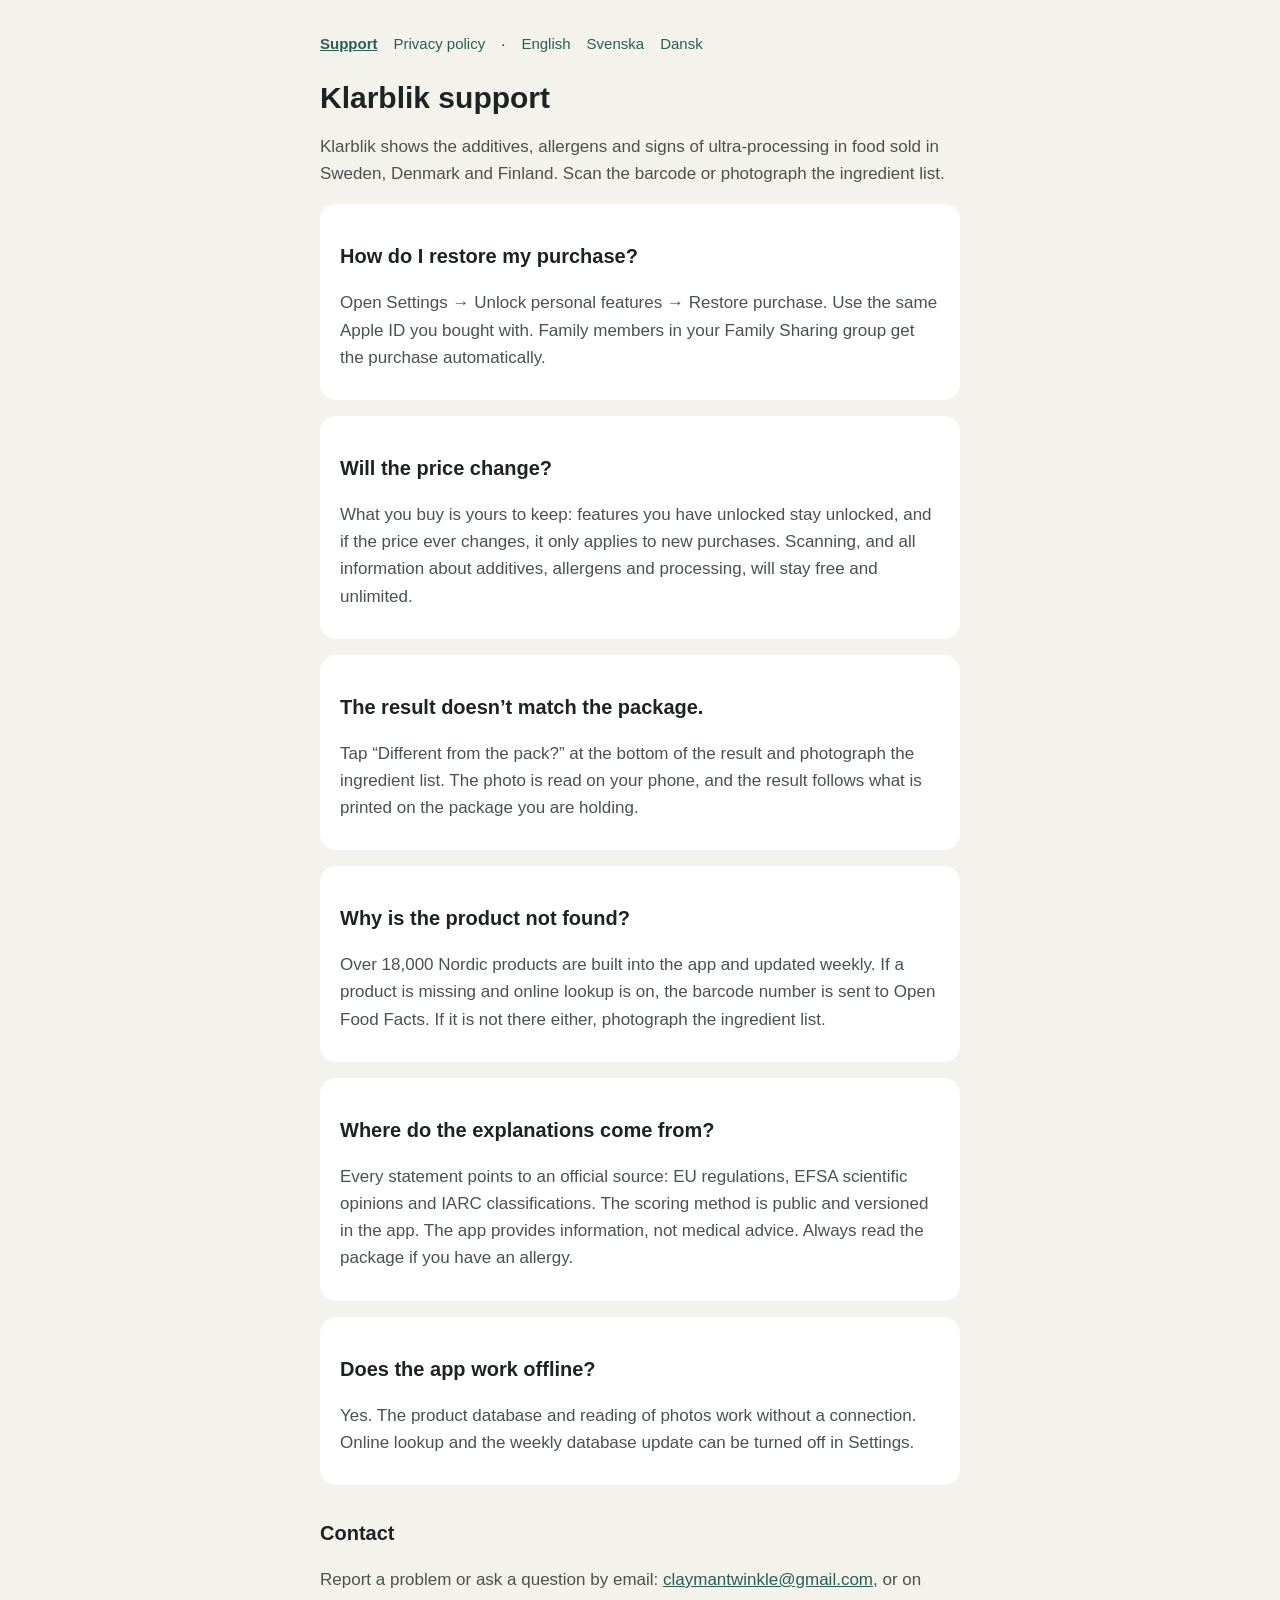
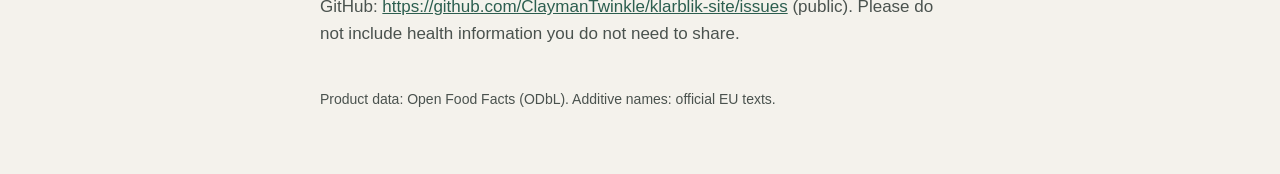
<file: index.html>
<!doctype html>
<html lang="en"><head><meta charset="utf-8"><meta name="viewport" content="width=device-width, initial-scale=1">
<title>Klarblik support</title><link rel="stylesheet" href="style.css"></head>
<body><main><nav><a href="" aria-current="page">Support</a><a href="privacy.html">Privacy policy</a><span>·</span><a href="" hreflang="en">English</a><a href="sv/" hreflang="sv">Svenska</a><a href="da/" hreflang="da">Dansk</a></nav>
<h1>Klarblik support</h1><p>Klarblik shows the additives, allergens and signs of ultra-processing in food sold in Sweden, Denmark and Finland. Scan the barcode or photograph the ingredient list.</p><section><h2>How do I restore my purchase?</h2><p>Open Settings → Unlock personal features → Restore purchase. Use the same Apple ID you bought with. Family members in your Family Sharing group get the purchase automatically.</p></section><section><h2>Will the price change?</h2><p>What you buy is yours to keep: features you have unlocked stay unlocked, and if the price ever changes, it only applies to new purchases. Scanning, and all information about additives, allergens and processing, will stay free and unlimited.</p></section><section><h2>The result doesn’t match the package.</h2><p>Tap “Different from the pack?” at the bottom of the result and photograph the ingredient list. The photo is read on your phone, and the result follows what is printed on the package you are holding.</p></section><section><h2>Why is the product not found?</h2><p>Over 18,000 Nordic products are built into the app and updated weekly. If a product is missing and online lookup is on, the barcode number is sent to Open Food Facts. If it is not there either, photograph the ingredient list.</p></section><section><h2>Where do the explanations come from?</h2><p>Every statement points to an official source: EU regulations, EFSA scientific opinions and IARC classifications. The scoring method is public and versioned in the app. The app provides information, not medical advice. Always read the package if you have an allergy.</p></section><section><h2>Does the app work offline?</h2><p>Yes. The product database and reading of photos work without a connection. Online lookup and the weekly database update can be turned off in Settings.</p></section><h2>Contact</h2><p>Report a problem or ask a question by email: <a href="mailto:claymantwinkle@gmail.com">claymantwinkle@gmail.com</a>, or on GitHub: <a href="https://github.com/ClaymanTwinkle/klarblik-site/issues">https://github.com/ClaymanTwinkle/klarblik-site/issues</a> (public). Please do not include health information you do not need to share.</p>
<footer>Product data: Open Food Facts (ODbL). Additive names: official EU texts.</footer></main></body></html>
</file>
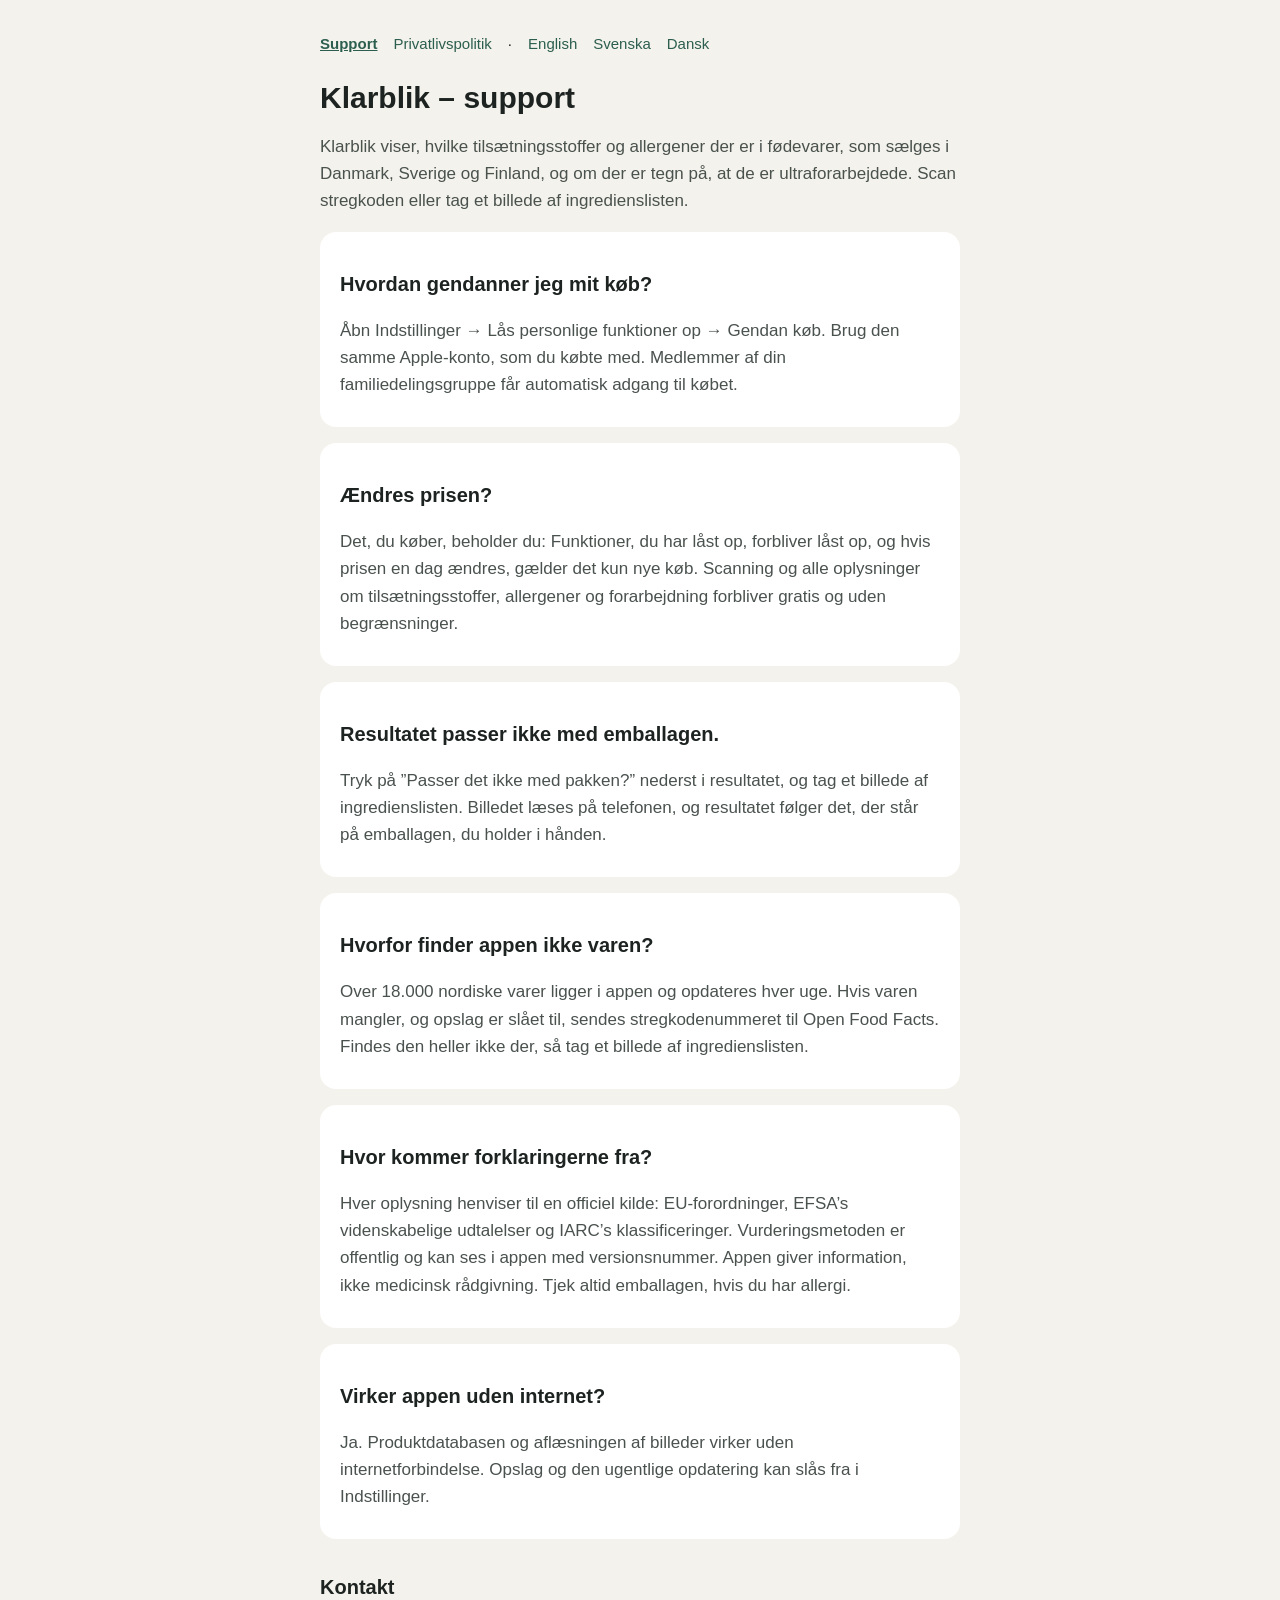
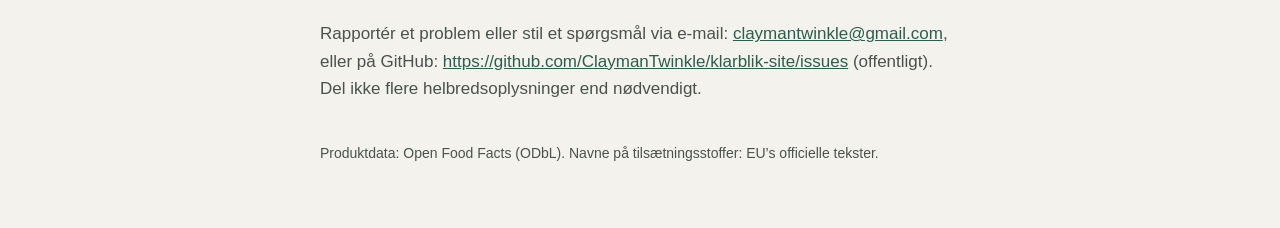
<file: da/index.html>
<!doctype html>
<html lang="da"><head><meta charset="utf-8"><meta name="viewport" content="width=device-width, initial-scale=1">
<title>Klarblik – support</title><link rel="stylesheet" href="../style.css"></head>
<body><main><nav><a href="../da/" aria-current="page">Support</a><a href="../da/privacy.html">Privatlivspolitik</a><span>·</span><a href="../" hreflang="en">English</a><a href="../sv/" hreflang="sv">Svenska</a><a href="../da/" hreflang="da">Dansk</a></nav>
<h1>Klarblik – support</h1><p>Klarblik viser, hvilke tilsætningsstoffer og allergener der er i fødevarer, som sælges i Danmark, Sverige og Finland, og om der er tegn på, at de er ultraforarbejdede. Scan stregkoden eller tag et billede af ingredienslisten.</p><section><h2>Hvordan gendanner jeg mit køb?</h2><p>Åbn Indstillinger → Lås personlige funktioner op → Gendan køb. Brug den samme Apple-konto, som du købte med. Medlemmer af din familiedelingsgruppe får automatisk adgang til købet.</p></section><section><h2>Ændres prisen?</h2><p>Det, du køber, beholder du: Funktioner, du har låst op, forbliver låst op, og hvis prisen en dag ændres, gælder det kun nye køb. Scanning og alle oplysninger om tilsætningsstoffer, allergener og forarbejdning forbliver gratis og uden begrænsninger.</p></section><section><h2>Resultatet passer ikke med emballagen.</h2><p>Tryk på ”Passer det ikke med pakken?” nederst i resultatet, og tag et billede af ingredienslisten. Billedet læses på telefonen, og resultatet følger det, der står på emballagen, du holder i hånden.</p></section><section><h2>Hvorfor finder appen ikke varen?</h2><p>Over 18.000 nordiske varer ligger i appen og opdateres hver uge. Hvis varen mangler, og opslag er slået til, sendes stregkodenummeret til Open Food Facts. Findes den heller ikke der, så tag et billede af ingredienslisten.</p></section><section><h2>Hvor kommer forklaringerne fra?</h2><p>Hver oplysning henviser til en officiel kilde: EU-forordninger, EFSA’s videnskabelige udtalelser og IARC’s klassificeringer. Vurderingsmetoden er offentlig og kan ses i appen med versionsnummer. Appen giver information, ikke medicinsk rådgivning. Tjek altid emballagen, hvis du har allergi.</p></section><section><h2>Virker appen uden internet?</h2><p>Ja. Produktdatabasen og aflæsningen af billeder virker uden internetforbindelse. Opslag og den ugentlige opdatering kan slås fra i Indstillinger.</p></section><h2>Kontakt</h2><p>Rapportér et problem eller stil et spørgsmål via e-mail: <a href="mailto:claymantwinkle@gmail.com">claymantwinkle@gmail.com</a>, eller på GitHub: <a href="https://github.com/ClaymanTwinkle/klarblik-site/issues">https://github.com/ClaymanTwinkle/klarblik-site/issues</a> (offentligt). Del ikke flere helbredsoplysninger end nødvendigt.</p>
<footer>Produktdata: Open Food Facts (ODbL). Navne på tilsætningsstoffer: EU’s officielle tekster.</footer></main></body></html>
</file>
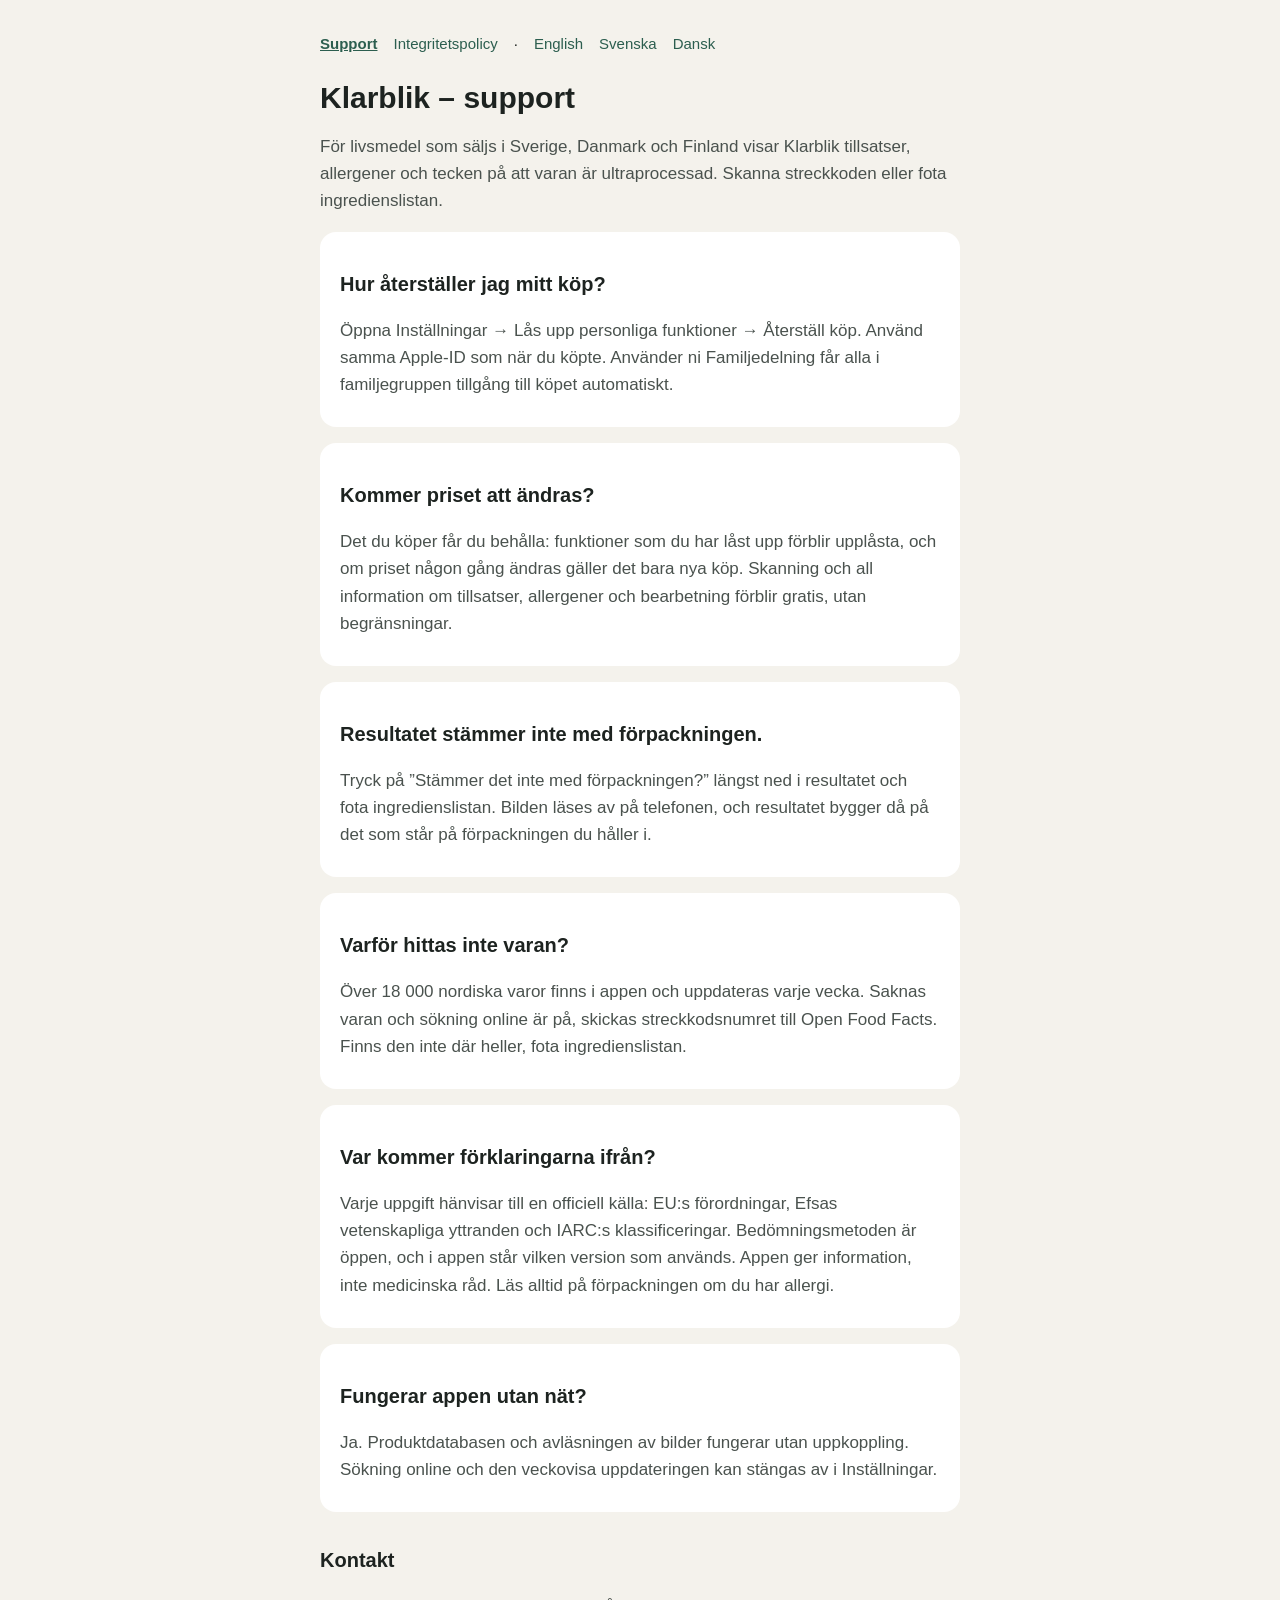
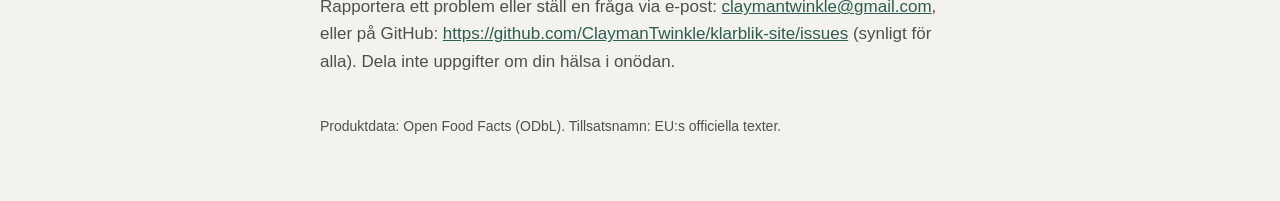
<file: sv/index.html>
<!doctype html>
<html lang="sv"><head><meta charset="utf-8"><meta name="viewport" content="width=device-width, initial-scale=1">
<title>Klarblik – support</title><link rel="stylesheet" href="../style.css"></head>
<body><main><nav><a href="../sv/" aria-current="page">Support</a><a href="../sv/privacy.html">Integritetspolicy</a><span>·</span><a href="../" hreflang="en">English</a><a href="../sv/" hreflang="sv">Svenska</a><a href="../da/" hreflang="da">Dansk</a></nav>
<h1>Klarblik – support</h1><p>För livsmedel som säljs i Sverige, Danmark och Finland visar Klarblik tillsatser, allergener och tecken på att varan är ultraprocessad. Skanna streckkoden eller fota ingredienslistan.</p><section><h2>Hur återställer jag mitt köp?</h2><p>Öppna Inställningar → Lås upp personliga funktioner → Återställ köp. Använd samma Apple-ID som när du köpte. Använder ni Familjedelning får alla i familjegruppen tillgång till köpet automatiskt.</p></section><section><h2>Kommer priset att ändras?</h2><p>Det du köper får du behålla: funktioner som du har låst upp förblir upplåsta, och om priset någon gång ändras gäller det bara nya köp. Skanning och all information om tillsatser, allergener och bearbetning förblir gratis, utan begränsningar.</p></section><section><h2>Resultatet stämmer inte med förpackningen.</h2><p>Tryck på ”Stämmer det inte med förpackningen?” längst ned i resultatet och fota ingredienslistan. Bilden läses av på telefonen, och resultatet bygger då på det som står på förpackningen du håller i.</p></section><section><h2>Varför hittas inte varan?</h2><p>Över 18 000 nordiska varor finns i appen och uppdateras varje vecka. Saknas varan och sökning online är på, skickas streckkodsnumret till Open Food Facts. Finns den inte där heller, fota ingredienslistan.</p></section><section><h2>Var kommer förklaringarna ifrån?</h2><p>Varje uppgift hänvisar till en officiell källa: EU:s förordningar, Efsas vetenskapliga yttranden och IARC:s klassificeringar. Bedömningsmetoden är öppen, och i appen står vilken version som används. Appen ger information, inte medicinska råd. Läs alltid på förpackningen om du har allergi.</p></section><section><h2>Fungerar appen utan nät?</h2><p>Ja. Produktdatabasen och avläsningen av bilder fungerar utan uppkoppling. Sökning online och den veckovisa uppdateringen kan stängas av i Inställningar.</p></section><h2>Kontakt</h2><p>Rapportera ett problem eller ställ en fråga via e-post: <a href="mailto:claymantwinkle@gmail.com">claymantwinkle@gmail.com</a>, eller på GitHub: <a href="https://github.com/ClaymanTwinkle/klarblik-site/issues">https://github.com/ClaymanTwinkle/klarblik-site/issues</a> (synligt för alla). Dela inte uppgifter om din hälsa i onödan.</p>
<footer>Produktdata: Open Food Facts (ODbL). Tillsatsnamn: EU:s officiella texter.</footer></main></body></html>
</file>
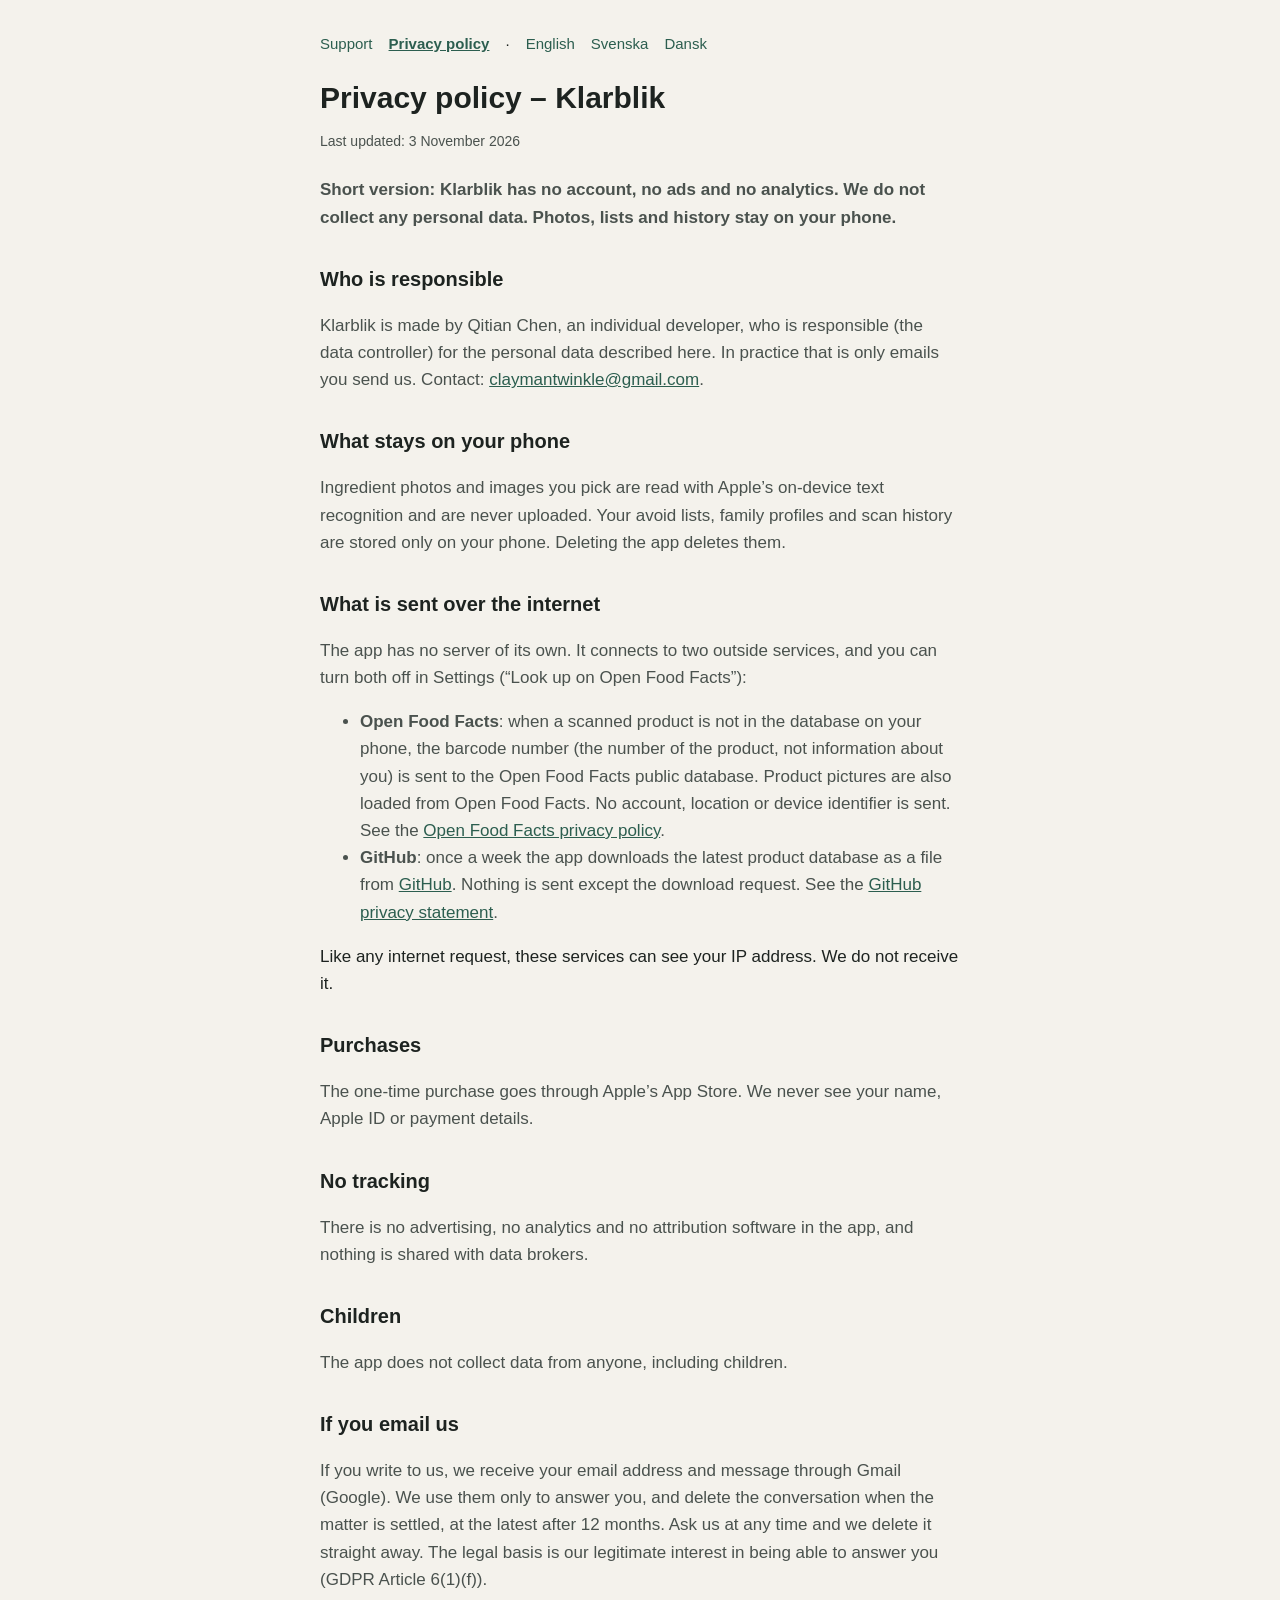
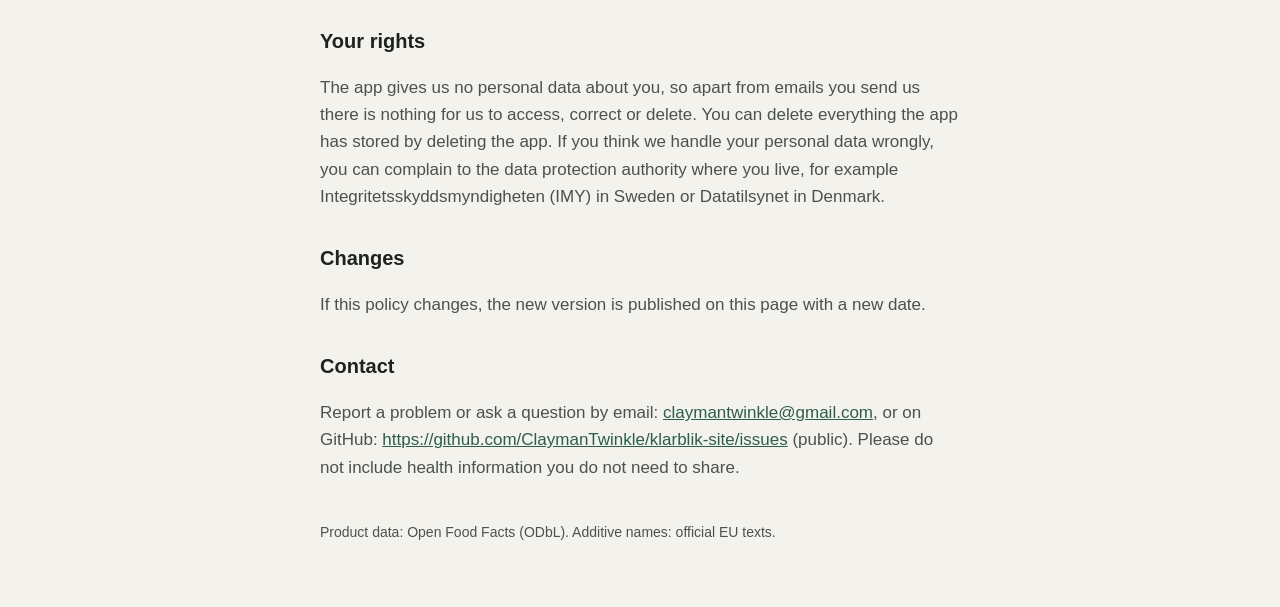
<file: privacy.html>
<!doctype html>
<html lang="en"><head><meta charset="utf-8"><meta name="viewport" content="width=device-width, initial-scale=1">
<title>Privacy policy – Klarblik</title><link rel="stylesheet" href="style.css"></head>
<body><main><nav><a href="">Support</a><a href="privacy.html" aria-current="page">Privacy policy</a><span>·</span><a href="privacy.html" hreflang="en">English</a><a href="sv/privacy.html" hreflang="sv">Svenska</a><a href="da/privacy.html" hreflang="da">Dansk</a></nav>
<h1>Privacy policy – Klarblik</h1><p class="updated">Last updated: 3 November 2026</p><p><b>Short version: Klarblik has no account, no ads and no analytics. We do not collect any personal data. Photos, lists and history stay on your phone.</b></p><h2>Who is responsible</h2><p>Klarblik is made by Qitian Chen, an individual developer, who is responsible (the data controller) for the personal data described here. In practice that is only emails you send us. Contact: <a href="mailto:claymantwinkle@gmail.com">claymantwinkle@gmail.com</a>.</p><h2>What stays on your phone</h2><p>Ingredient photos and images you pick are read with Apple’s on-device text recognition and are never uploaded. Your avoid lists, family profiles and scan history are stored only on your phone. Deleting the app deletes them.</p><h2>What is sent over the internet</h2><p>The app has no server of its own. It connects to two outside services, and you can turn both off in Settings (“Look up on Open Food Facts”):
<ul><li><b>Open Food Facts</b>: when a scanned product is not in the database on your phone, the barcode number (the number of the product, not information about you) is sent to the Open Food Facts public database. Product pictures are also loaded from Open Food Facts. No account, location or device identifier is sent. See the <a href="https://world.openfoodfacts.org/privacy">Open Food Facts privacy policy</a>.</li>
<li><b>GitHub</b>: once a week the app downloads the latest product database as a file from <a href="https://github.com/ClaymanTwinkle/etikett-data">GitHub</a>. Nothing is sent except the download request. See the <a href="https://docs.github.com/site-policy/privacy-policies/github-general-privacy-statement">GitHub privacy statement</a>.</li></ul>
Like any internet request, these services can see your IP address. We do not receive it.</p><h2>Purchases</h2><p>The one-time purchase goes through Apple’s App Store. We never see your name, Apple ID or payment details.</p><h2>No tracking</h2><p>There is no advertising, no analytics and no attribution software in the app, and nothing is shared with data brokers.</p><h2>Children</h2><p>The app does not collect data from anyone, including children.</p><h2>If you email us</h2><p>If you write to us, we receive your email address and message through Gmail (Google). We use them only to answer you, and delete the conversation when the matter is settled, at the latest after 12 months. Ask us at any time and we delete it straight away. The legal basis is our legitimate interest in being able to answer you (GDPR Article 6(1)(f)).</p><h2>Your rights</h2><p>The app gives us no personal data about you, so apart from emails you send us there is nothing for us to access, correct or delete. You can delete everything the app has stored by deleting the app. If you think we handle your personal data wrongly, you can complain to the data protection authority where you live, for example Integritetsskyddsmyndigheten (IMY) in Sweden or Datatilsynet in Denmark.</p><h2>Changes</h2><p>If this policy changes, the new version is published on this page with a new date.</p><h2>Contact</h2><p>Report a problem or ask a question by email: <a href="mailto:claymantwinkle@gmail.com">claymantwinkle@gmail.com</a>, or on GitHub: <a href="https://github.com/ClaymanTwinkle/klarblik-site/issues">https://github.com/ClaymanTwinkle/klarblik-site/issues</a> (public). Please do not include health information you do not need to share.</p>
<footer>Product data: Open Food Facts (ODbL). Additive names: official EU texts.</footer></main></body></html>
</file>
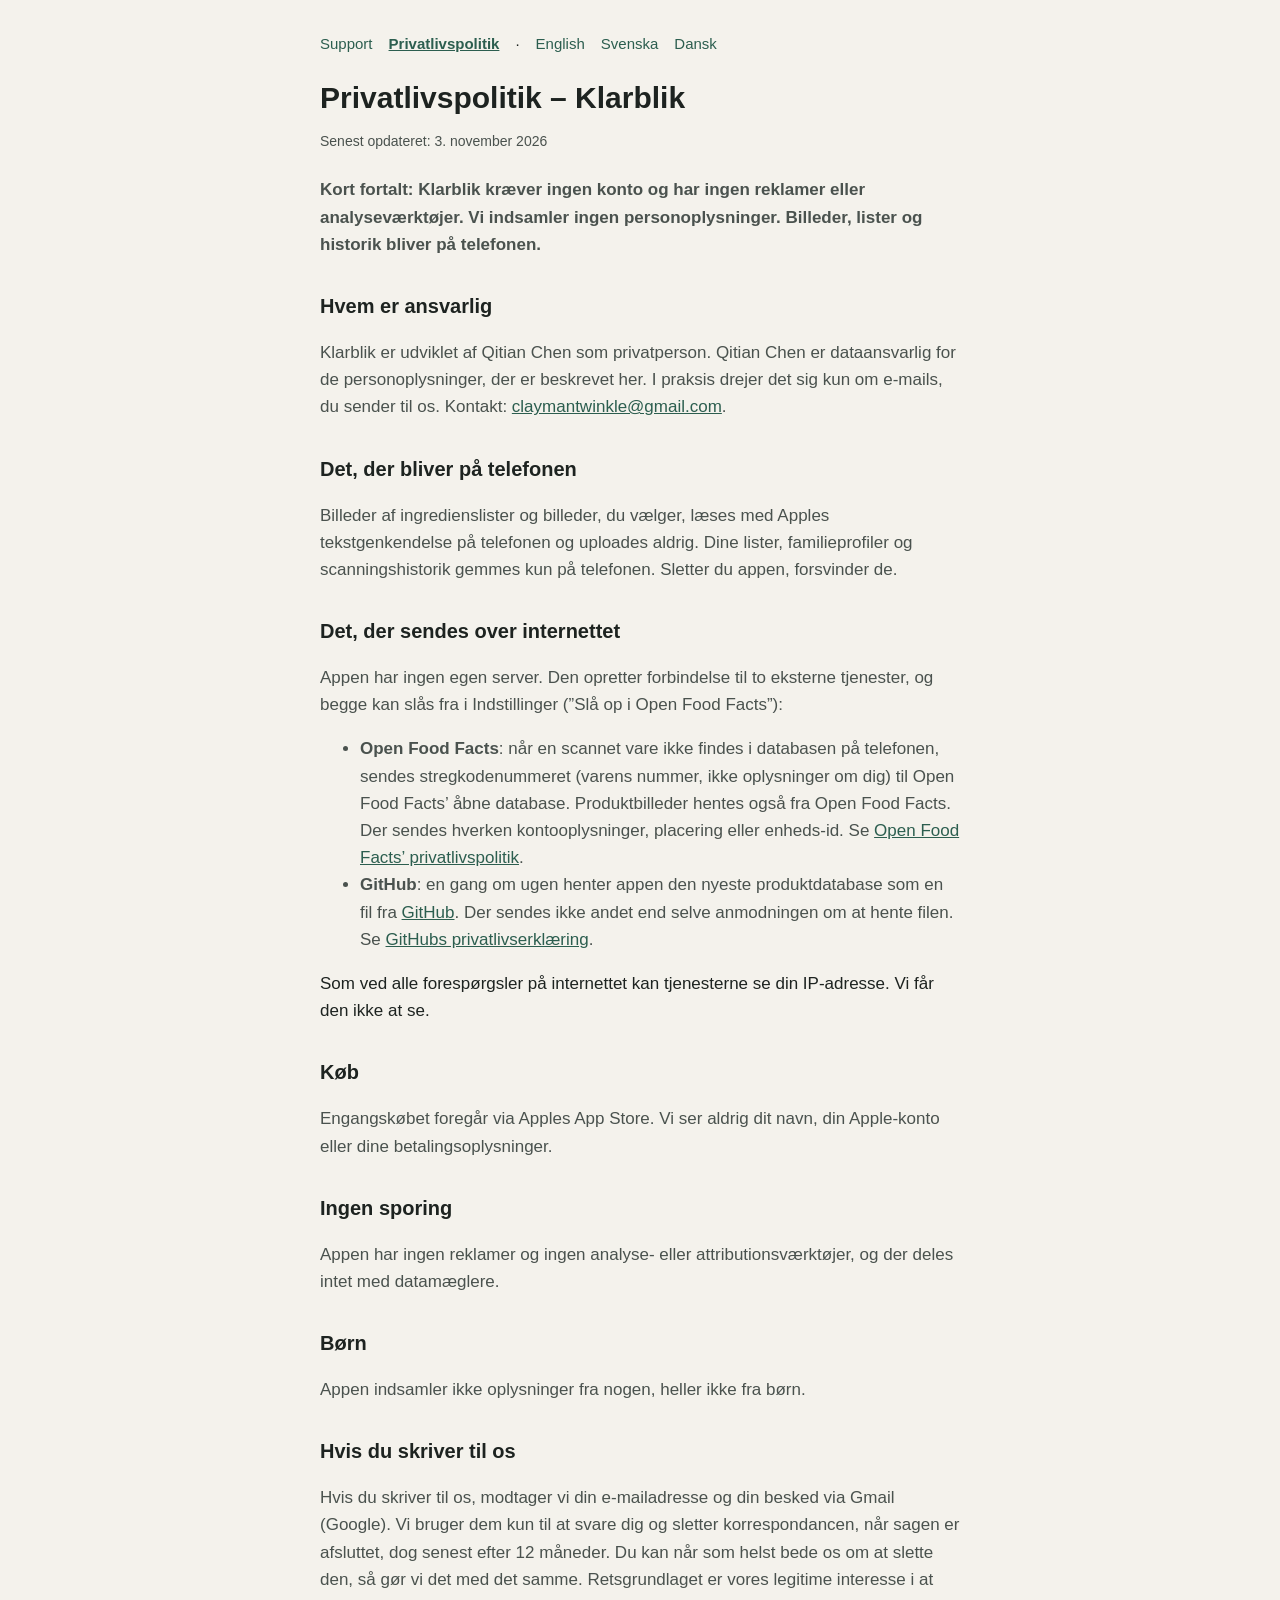
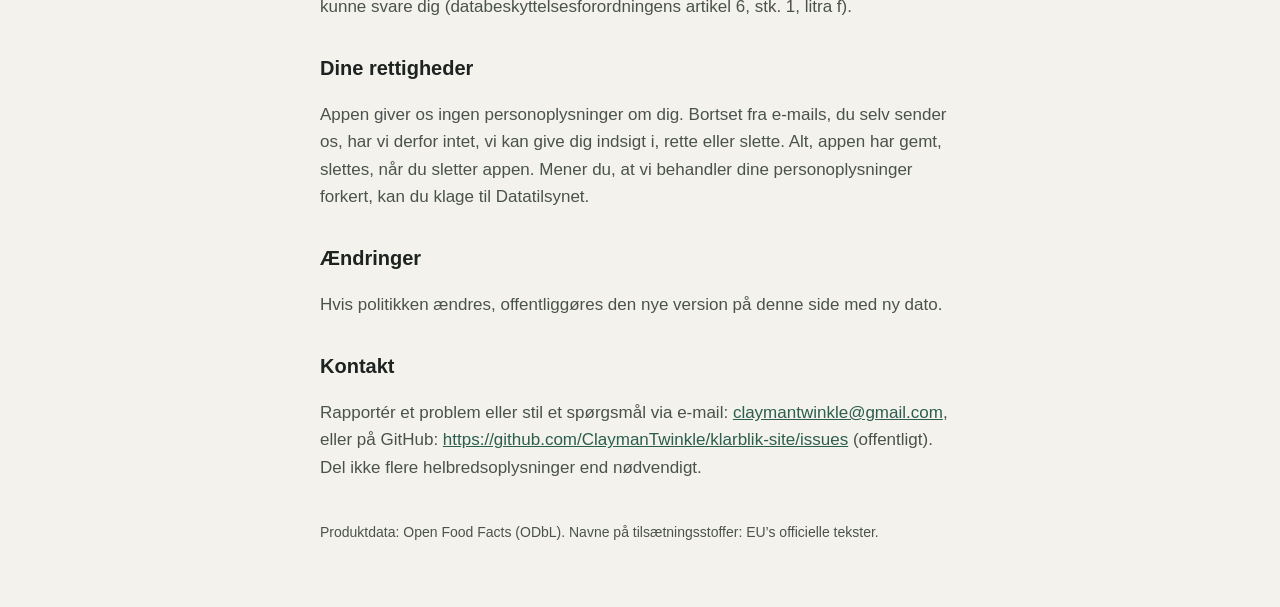
<file: da/privacy.html>
<!doctype html>
<html lang="da"><head><meta charset="utf-8"><meta name="viewport" content="width=device-width, initial-scale=1">
<title>Privatlivspolitik – Klarblik</title><link rel="stylesheet" href="../style.css"></head>
<body><main><nav><a href="../da/">Support</a><a href="../da/privacy.html" aria-current="page">Privatlivspolitik</a><span>·</span><a href="../privacy.html" hreflang="en">English</a><a href="../sv/privacy.html" hreflang="sv">Svenska</a><a href="../da/privacy.html" hreflang="da">Dansk</a></nav>
<h1>Privatlivspolitik – Klarblik</h1><p class="updated">Senest opdateret: 3. november 2026</p><p><b>Kort fortalt: Klarblik kræver ingen konto og har ingen reklamer eller analyseværktøjer. Vi indsamler ingen personoplysninger. Billeder, lister og historik bliver på telefonen.</b></p><h2>Hvem er ansvarlig</h2><p>Klarblik er udviklet af Qitian Chen som privatperson. Qitian Chen er dataansvarlig for de personoplysninger, der er beskrevet her. I praksis drejer det sig kun om e-mails, du sender til os. Kontakt: <a href="mailto:claymantwinkle@gmail.com">claymantwinkle@gmail.com</a>.</p><h2>Det, der bliver på telefonen</h2><p>Billeder af ingredienslister og billeder, du vælger, læses med Apples tekstgenkendelse på telefonen og uploades aldrig. Dine lister, familieprofiler og scanningshistorik gemmes kun på telefonen. Sletter du appen, forsvinder de.</p><h2>Det, der sendes over internettet</h2><p>Appen har ingen egen server. Den opretter forbindelse til to eksterne tjenester, og begge kan slås fra i Indstillinger (”Slå op i Open Food Facts”):
<ul><li><b>Open Food Facts</b>: når en scannet vare ikke findes i databasen på telefonen, sendes stregkodenummeret (varens nummer, ikke oplysninger om dig) til Open Food Facts’ åbne database. Produktbilleder hentes også fra Open Food Facts. Der sendes hverken kontooplysninger, placering eller enheds-id. Se <a href="https://dk.openfoodfacts.org/privacy">Open Food Facts’ privatlivspolitik</a>.</li>
<li><b>GitHub</b>: en gang om ugen henter appen den nyeste produktdatabase som en fil fra <a href="https://github.com/ClaymanTwinkle/etikett-data">GitHub</a>. Der sendes ikke andet end selve anmodningen om at hente filen. Se <a href="https://docs.github.com/site-policy/privacy-policies/github-general-privacy-statement">GitHubs privatlivserklæring</a>.</li></ul>
Som ved alle forespørgsler på internettet kan tjenesterne se din IP-adresse. Vi får den ikke at se.</p><h2>Køb</h2><p>Engangskøbet foregår via Apples App Store. Vi ser aldrig dit navn, din Apple-konto eller dine betalingsoplysninger.</p><h2>Ingen sporing</h2><p>Appen har ingen reklamer og ingen analyse- eller attributionsværktøjer, og der deles intet med datamæglere.</p><h2>Børn</h2><p>Appen indsamler ikke oplysninger fra nogen, heller ikke fra børn.</p><h2>Hvis du skriver til os</h2><p>Hvis du skriver til os, modtager vi din e-mailadresse og din besked via Gmail (Google). Vi bruger dem kun til at svare dig og sletter korrespondancen, når sagen er afsluttet, dog senest efter 12 måneder. Du kan når som helst bede os om at slette den, så gør vi det med det samme. Retsgrundlaget er vores legitime interesse i at kunne svare dig (databeskyttelsesforordningens artikel 6, stk. 1, litra f).</p><h2>Dine rettigheder</h2><p>Appen giver os ingen personoplysninger om dig. Bortset fra e-mails, du selv sender os, har vi derfor intet, vi kan give dig indsigt i, rette eller slette. Alt, appen har gemt, slettes, når du sletter appen. Mener du, at vi behandler dine personoplysninger forkert, kan du klage til Datatilsynet.</p><h2>Ændringer</h2><p>Hvis politikken ændres, offentliggøres den nye version på denne side med ny dato.</p><h2>Kontakt</h2><p>Rapportér et problem eller stil et spørgsmål via e-mail: <a href="mailto:claymantwinkle@gmail.com">claymantwinkle@gmail.com</a>, eller på GitHub: <a href="https://github.com/ClaymanTwinkle/klarblik-site/issues">https://github.com/ClaymanTwinkle/klarblik-site/issues</a> (offentligt). Del ikke flere helbredsoplysninger end nødvendigt.</p>
<footer>Produktdata: Open Food Facts (ODbL). Navne på tilsætningsstoffer: EU’s officielle tekster.</footer></main></body></html>
</file>
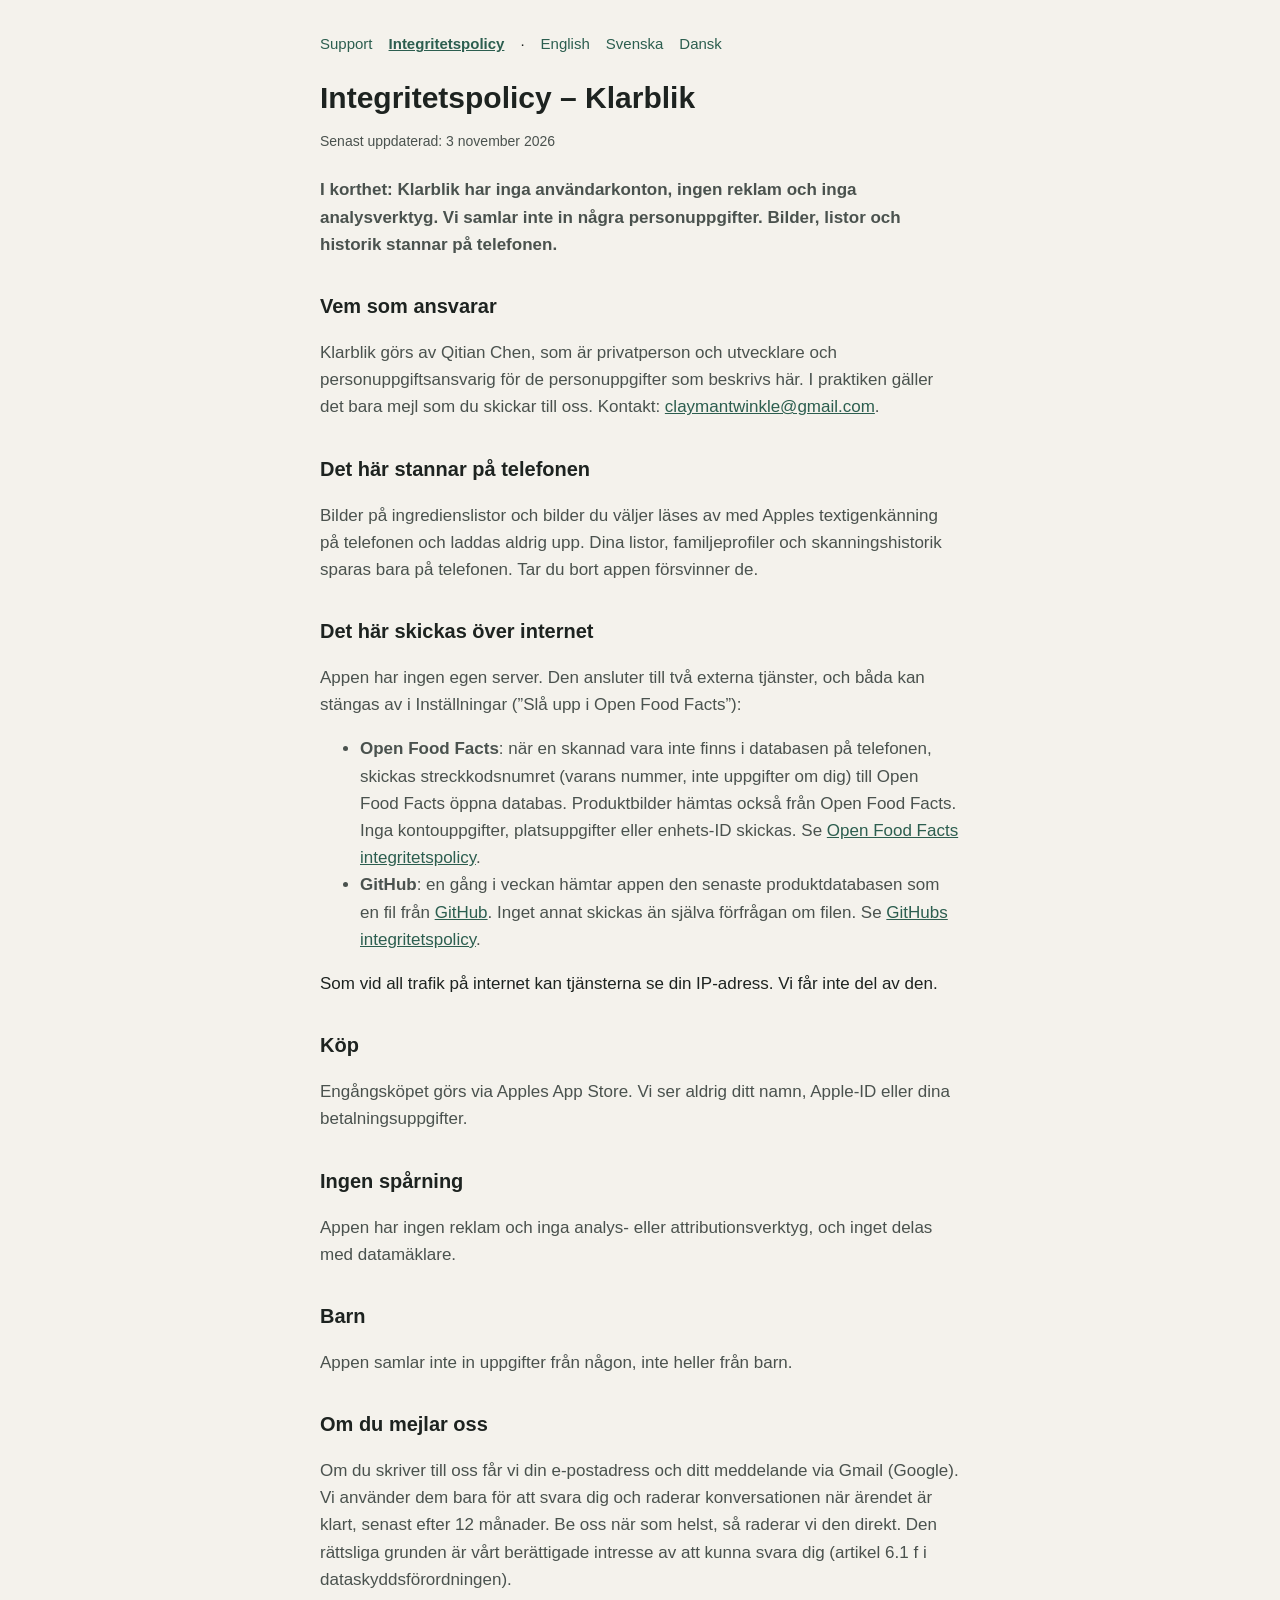
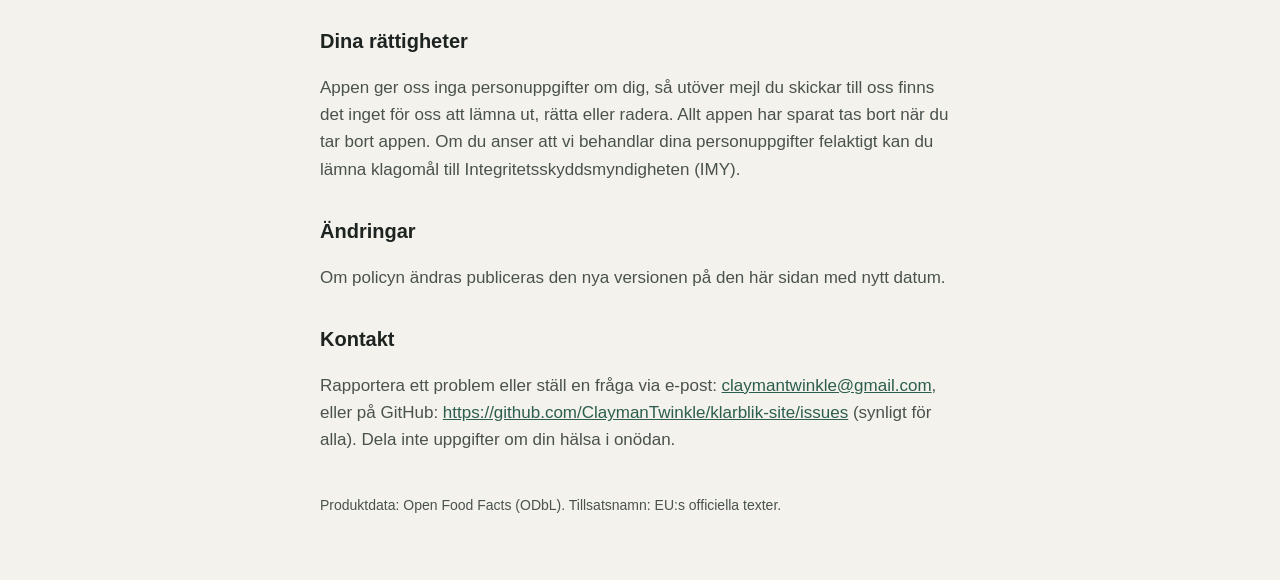
<file: sv/privacy.html>
<!doctype html>
<html lang="sv"><head><meta charset="utf-8"><meta name="viewport" content="width=device-width, initial-scale=1">
<title>Integritetspolicy – Klarblik</title><link rel="stylesheet" href="../style.css"></head>
<body><main><nav><a href="../sv/">Support</a><a href="../sv/privacy.html" aria-current="page">Integritetspolicy</a><span>·</span><a href="../privacy.html" hreflang="en">English</a><a href="../sv/privacy.html" hreflang="sv">Svenska</a><a href="../da/privacy.html" hreflang="da">Dansk</a></nav>
<h1>Integritetspolicy – Klarblik</h1><p class="updated">Senast uppdaterad: 3 november 2026</p><p><b>I korthet: Klarblik har inga användarkonton, ingen reklam och inga analysverktyg. Vi samlar inte in några personuppgifter. Bilder, listor och historik stannar på telefonen.</b></p><h2>Vem som ansvarar</h2><p>Klarblik görs av Qitian Chen, som är privatperson och utvecklare och personuppgiftsansvarig för de personuppgifter som beskrivs här. I praktiken gäller det bara mejl som du skickar till oss. Kontakt: <a href="mailto:claymantwinkle@gmail.com">claymantwinkle@gmail.com</a>.</p><h2>Det här stannar på telefonen</h2><p>Bilder på ingredienslistor och bilder du väljer läses av med Apples textigenkänning på telefonen och laddas aldrig upp. Dina listor, familjeprofiler och skanningshistorik sparas bara på telefonen. Tar du bort appen försvinner de.</p><h2>Det här skickas över internet</h2><p>Appen har ingen egen server. Den ansluter till två externa tjänster, och båda kan stängas av i Inställningar (”Slå upp i Open Food Facts”):
<ul><li><b>Open Food Facts</b>: när en skannad vara inte finns i databasen på telefonen, skickas streckkodsnumret (varans nummer, inte uppgifter om dig) till Open Food Facts öppna databas. Produktbilder hämtas också från Open Food Facts. Inga kontouppgifter, platsuppgifter eller enhets-ID skickas. Se <a href="https://se.openfoodfacts.org/privacy">Open Food Facts integritetspolicy</a>.</li>
<li><b>GitHub</b>: en gång i veckan hämtar appen den senaste produktdatabasen som en fil från <a href="https://github.com/ClaymanTwinkle/etikett-data">GitHub</a>. Inget annat skickas än själva förfrågan om filen. Se <a href="https://docs.github.com/site-policy/privacy-policies/github-general-privacy-statement">GitHubs integritetspolicy</a>.</li></ul>
Som vid all trafik på internet kan tjänsterna se din IP-adress. Vi får inte del av den.</p><h2>Köp</h2><p>Engångsköpet görs via Apples App Store. Vi ser aldrig ditt namn, Apple-ID eller dina betalningsuppgifter.</p><h2>Ingen spårning</h2><p>Appen har ingen reklam och inga analys- eller attributionsverktyg, och inget delas med datamäklare.</p><h2>Barn</h2><p>Appen samlar inte in uppgifter från någon, inte heller från barn.</p><h2>Om du mejlar oss</h2><p>Om du skriver till oss får vi din e-postadress och ditt meddelande via Gmail (Google). Vi använder dem bara för att svara dig och raderar konversationen när ärendet är klart, senast efter 12 månader. Be oss när som helst, så raderar vi den direkt. Den rättsliga grunden är vårt berättigade intresse av att kunna svara dig (artikel 6.1 f i dataskyddsförordningen).</p><h2>Dina rättigheter</h2><p>Appen ger oss inga personuppgifter om dig, så utöver mejl du skickar till oss finns det inget för oss att lämna ut, rätta eller radera. Allt appen har sparat tas bort när du tar bort appen. Om du anser att vi behandlar dina personuppgifter felaktigt kan du lämna klagomål till Integritetsskyddsmyndigheten (IMY).</p><h2>Ändringar</h2><p>Om policyn ändras publiceras den nya versionen på den här sidan med nytt datum.</p><h2>Kontakt</h2><p>Rapportera ett problem eller ställ en fråga via e-post: <a href="mailto:claymantwinkle@gmail.com">claymantwinkle@gmail.com</a>, eller på GitHub: <a href="https://github.com/ClaymanTwinkle/klarblik-site/issues">https://github.com/ClaymanTwinkle/klarblik-site/issues</a> (synligt för alla). Dela inte uppgifter om din hälsa i onödan.</p>
<footer>Produktdata: Open Food Facts (ODbL). Tillsatsnamn: EU:s officiella texter.</footer></main></body></html>
</file>
<file: style.css>
:root { --ink: #1d2320; --ink2: #4a524e; --brand: #2c5e4f; --bg: #f4f2ec; --surface: #fff; }
* { box-sizing: border-box; }
body { margin: 0; font: 17px/1.6 -apple-system, BlinkMacSystemFont, "Segoe UI", Helvetica, Arial, sans-serif; color: var(--ink); background: var(--bg); }
main { max-width: 680px; margin: 0 auto; padding: 32px 20px 64px; }
nav { display: flex; gap: 16px; flex-wrap: wrap; font-size: 15px; margin-bottom: 24px; }
nav a { color: var(--brand); text-decoration: none; }
nav a[aria-current] { font-weight: 600; text-decoration: underline; }
h1 { font-size: 30px; line-height: 1.2; margin: 0 0 8px; }
h2 { font-size: 20px; margin: 32px 0 8px; }
p, li { color: var(--ink2); }
a { color: var(--brand); }
.updated { font-size: 14px; color: var(--ink2); margin-bottom: 24px; }
section { background: var(--surface); border-radius: 16px; padding: 4px 20px 12px; margin: 16px 0; }
footer { font-size: 14px; color: var(--ink2); margin-top: 40px; }
</file>
